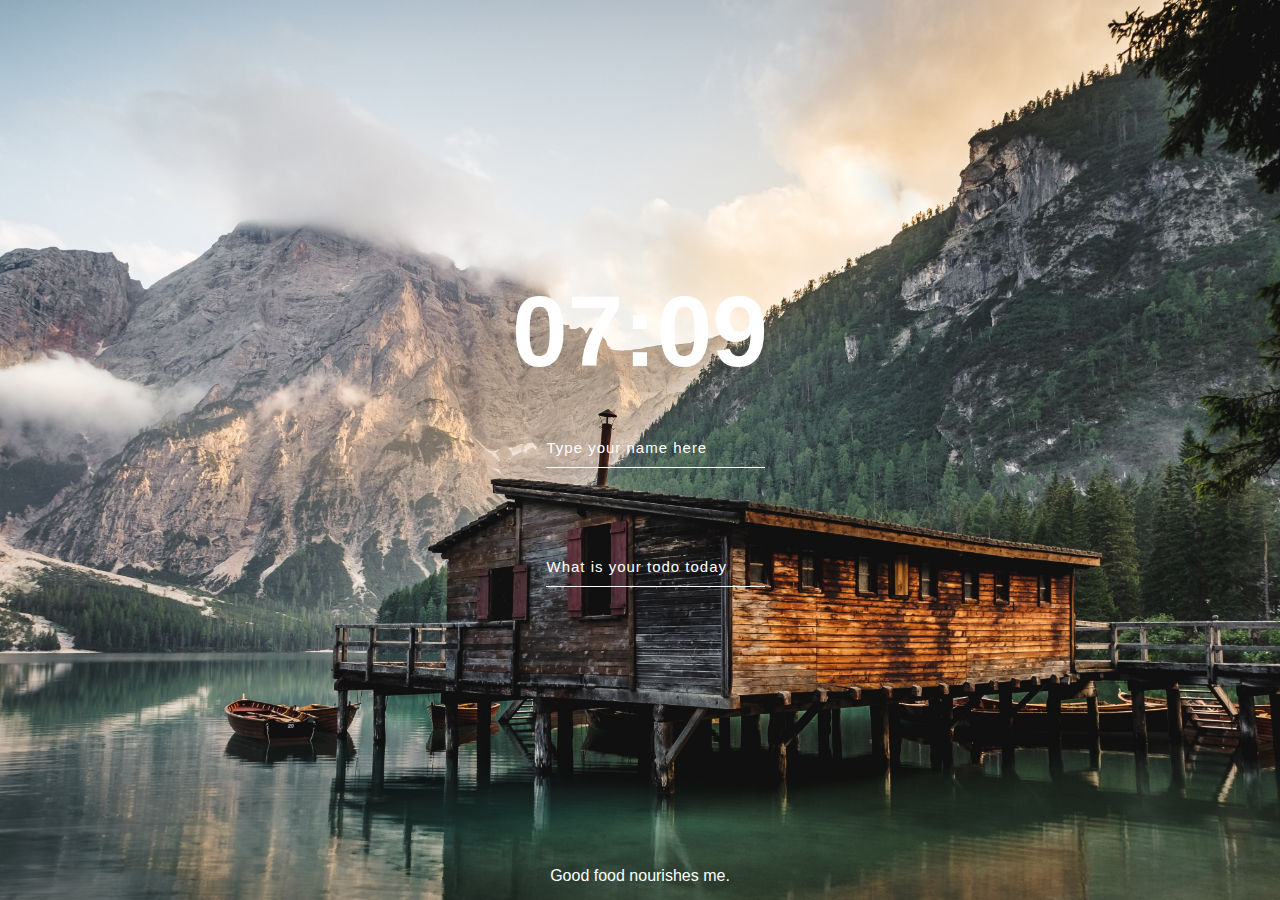
<file: index.html>
<!DOCTYPE html>
<html lang="en">
  <head>
    <meta charset="UTF-8" />
    <meta http-equiv="X-UA-Compatible" content="IE=edge" />
    <meta name="viewport" content="width=device-width, initial-scale=1.0" />
    <link rel="stylesheet" href="css/style.css" />
    <title>Momentum App</title>
  </head>
  <body>
    <div class="background">
      <h2 id="clock"></h2>
      <form id="login-form" class="hidden">
        <input
          required
          maxlength="15"
          type="text"
          placeholder="Type your name here"
        />
      </form>
      <h1 id="greeting" class="hidden"></h1>
      <form id="todo-form">
        <input
          class="todoInput"
          type="text"
          placeholder="What is your todo today"
          required
        />
      </form>
      <ul id="todo-list"></ul>
      <div id="quote">
        <span></span>
      </div>
      <div id="weather">
        <span></span>
        <span></span>
      </div>
    </div>
    <script src="js/greetings.js"></script>
    <script src="js/clock.js"></script>
    <script src="js/quotes.js"></script>
    <script src="js/background.js"></script>
    <script src="js/todo.js"></script>
    <script src="js/weather.js"></script>
  </body>
</html>
</file>
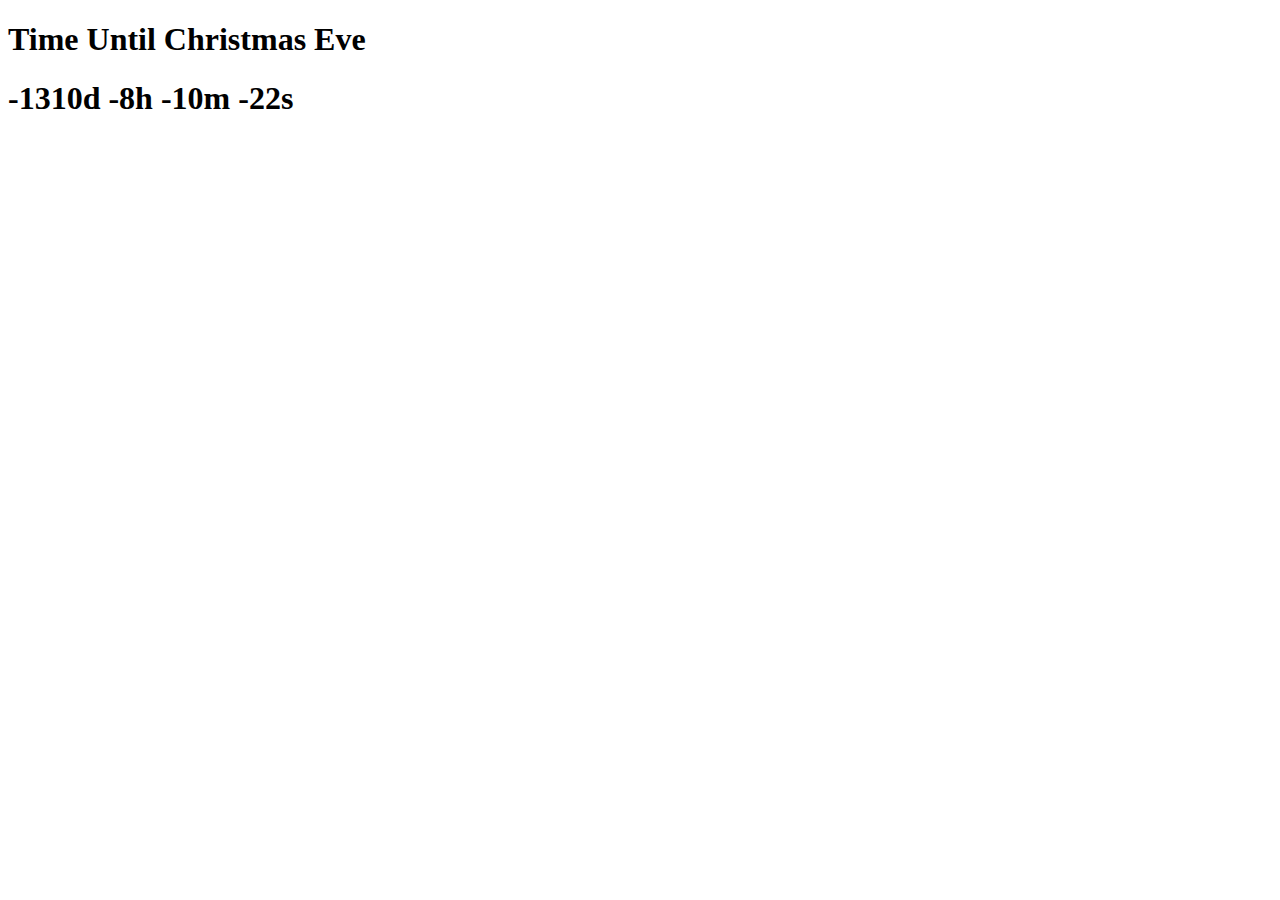
<file: christmas/index.html>
<!DOCTYPE html>
<html lang="en">
  <head>
    <meta charset="UTF-8" />
    <meta http-equiv="X-UA-Compatible" content="IE=edge" />
    <meta name="viewport" content="width= , initial-scale=1.0" />
    <title>Christmas</title>
  </head>
  <body>
    <h1>Time Until Christmas Eve</h1>
    <h1 id="js-clock"></h1>
    <script src="app.js"></script>
  </body>
</html>
</file>
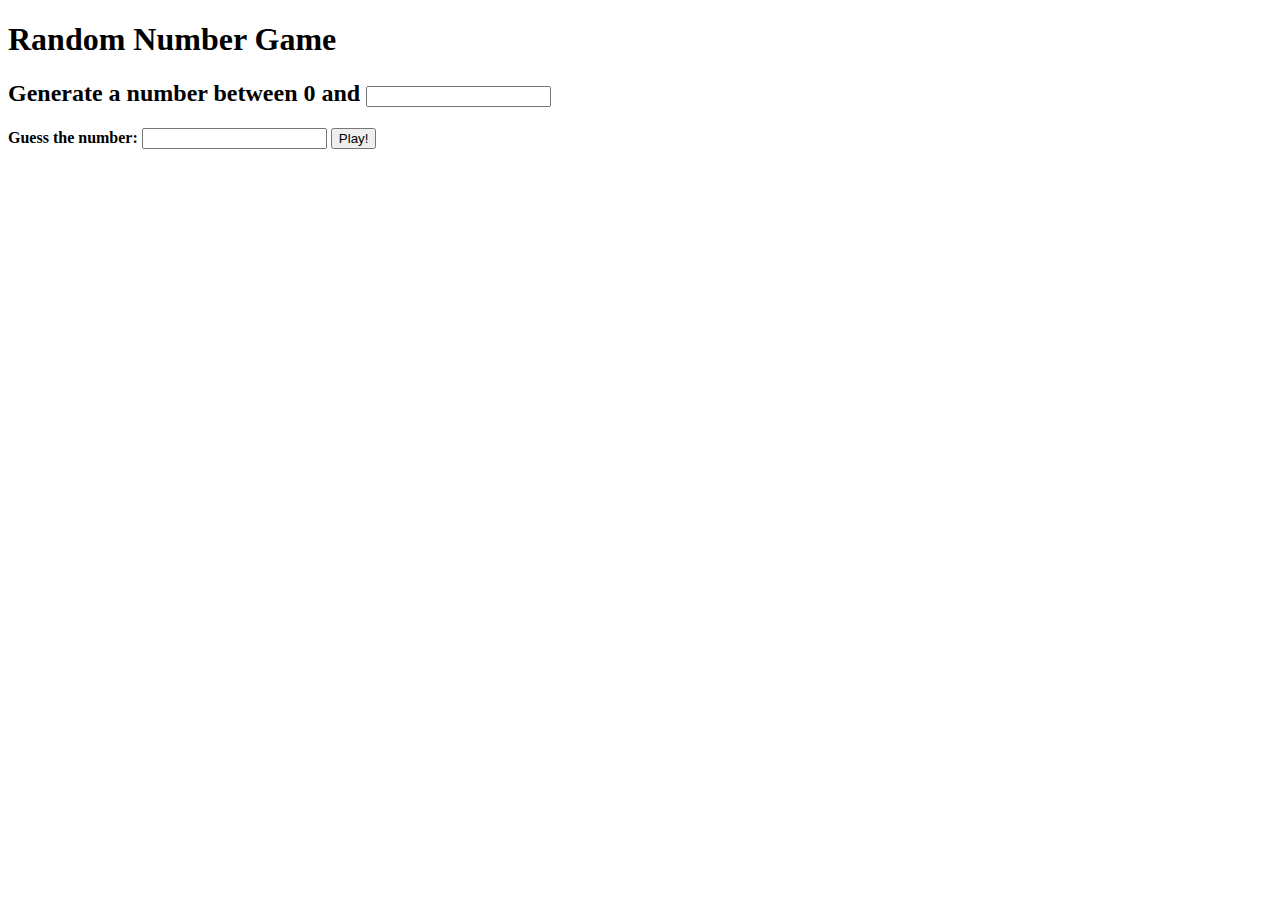
<file: randomNumberGame/index.html>
<!DOCTYPE html>
<html lang="en">
  <head>
    <meta charset="UTF-8" />
    <meta http-equiv="X-UA-Compatible" content="IE=edge" />
    <meta name="viewport" content="width=device-width, initial-scale=1.0" />
    <link rel="stylesheet" href="style.css" />
    <title>Random Number Game</title>
  </head>
  <body>
    <h1>Random Number Game</h1>
    <h2 id="max-number">
      Generate a number between 0 and <input required type="number" />
    </h2>
    <form id="guess-number-form">
      <h4>
        Guess the number: <input type="number"/>
        <button>Play!</button>
      </h4>
    </form>

    <h4 id="play-btn-click-result" class="hidden">
      You chose:
      <span></span>
      , the machine chose:
      <span></span>
    </h4>
    <h4 id="result"></h4>
    <script src="app.js"></script>
  </body>
</html>
</file>
<file: css/style.css>
* {
  padding: 0;
  margin: 0;
  box-sizing: border-box;
}

@import url("https://fonts.googleapis.com/css?family=Damion|Muli:400,600");

body {
  font-family: "Muli", sans-serif;
}

.hidden {
  display: none;
}

.background {
  position: relative
  width: 100%;
  min-height: 100vh;
  background-size: cover;
  align-items: center;
  justify-content: center;
  background-position: center;
  display: flex;
  flex-direction: column;

  color: white;
}

#clock {
  font-size: 100px;
}

:focus {
  outline: none;
}

input[type="text"] {
  font: 15px/24px "Muli", Arial, sans-serif;
  color: white;
  width: 110%;
  box-sizing: border-box;
  letter-spacing: 1px;
  background-color: transparent;

  float: left;
  margin: 40px 3%;
  position: relative;

  border: 0;
  padding: 7px 0;
  border-bottom: 1px solid rgb(255, 255, 255);
}
input::placeholder {
  color: white;
}

li {
  list-style-type: none;
  margin-bottom: 3px;
}
button {
  cursor: pointer;
  border: none;
  background-color: transparent;
  padding-right: 5px;
}

#quote {
  position: absolute;
  bottom: 15px;
}

#weather {
  position: absolute;
right: 20px;
top: 30px;
}
</file>
<file: randomNumberGame/style.css>
.hidden {
  display: none;
}
</file>
